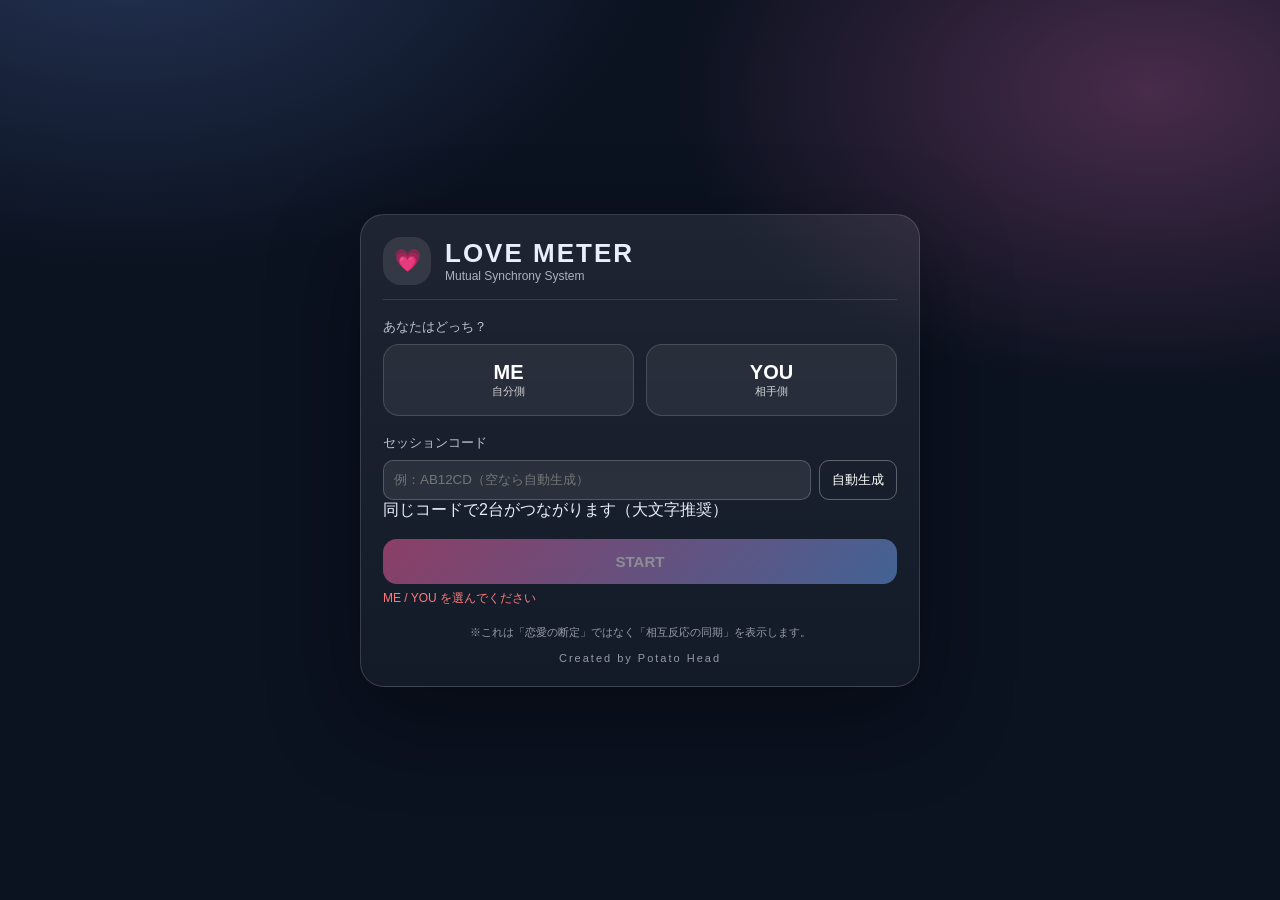
<file: index.html>
<!doctype html>
<html lang="ja">
<head>
  <meta charset="utf-8" />
  <meta name="viewport" content="width=device-width,initial-scale=1" />
  <title>LOVE METER</title>
  <meta name="theme-color" content="#0b1220" />
  <link rel="stylesheet" href="style.css" />
</head>

<body class="theme-quiet">
  <div id="titleOverlay" class="titleOverlay" aria-hidden="false">
    <div class="titleCard">
      <div class="brand">
        <div class="brandMark">💗</div>
        <div>
          <div class="brandTitle">LOVE METER</div>
          <div class="brandSub">Mutual Synchrony System</div>
        </div>
      </div>

      <div class="titleSection">
        <div class="titleLabel">あなたはどっち？</div>
        <div class="rolePick">
          <button id="pickMe" class="rolePickBtn" type="button">
            <span class="roleBig">ME</span><span class="roleSmall">自分側</span>
          </button>
          <button id="pickYou" class="rolePickBtn" type="button">
            <span class="roleBig">YOU</span><span class="roleSmall">相手側</span>
          </button>
        </div>
      </div>

      <div class="titleSection">
        <div class="titleLabel">セッションコード</div>
        <div class="codeRow">
          <input id="codeInput" class="codeInput" placeholder="例：AB12CD（空なら自動生成）" />
          <button id="genCode" class="ghostBtn" type="button">自動生成</button>
        </div>
        <div class="tinyHint">同じコードで2台がつながります（大文字推奨）</div>
      </div>

      <div class="titleSection">
        <button id="enterBtn" class="enterBtn" type="button" disabled>START</button>
        <div id="titleWarn" class="titleWarn"></div>
      </div>

      <div class="titleFoot">
        ※これは「恋愛の断定」ではなく「相互反応の同期」を表示します。
      </div>

      <div class="createdBy">Created by Potato Head</div>
    </div>
  </div>

  <div id="appRoot" class="hidden">
    <header class="wrap header">
      <div>
        <h1 class="title">LOVE METER</h1>
        <p class="sub">
          LOVE = 0.6×SYNC + 0.3×VAR + 0.1×CHEEK
        </p>
        <p class="sub">
          SYNC：心拍変化の一致 ／ VAR：心拍の変動量 ／ CHEEK：頬の同時反応
        </p>
        <p class="sub">
          セッション：<b id="sessionCodeView">-</b> ／ あなたのrole：<b id="roleView">-</b>
        </p>
      </div>
    </header>

    <main class="wrap">
      <section class="hud card">
        <div class="hudTop">
          <div class="hudLeft">
            <div class="label">LOVE METER</div>
            <div class="scoreRow">
              <span id="mutualScore" class="score">0</span>
              <span class="scoreUnit">/ 100</span>
            </div>

            <div class="rankRow">
              <span id="rankName" class="rankName">Quiet</span>
              <span id="rankTag" class="rankTag">—</span>
            </div>

            <div class="meter meterXL" aria-label="LOVE METER meter">
              <div id="mutualBar" class="meterFill"></div>
            </div>

            <div id="syncHint" class="syncHint">— Not started</div>

            <div class="breakdown">
              <div class="bdItem">
                <div class="bdTop"><span class="bdLabel">SYNC（心拍の同期）</span><span id="syncScore" class="bdScore">0</span></div>
                <div class="meter meterSm"><div id="syncBar" class="meterFill"></div></div>
              </div>

              <div class="bdItem">
                <div class="bdTop"><span class="bdLabel">VAR（心拍の変動量）</span><span id="varScore" class="bdScore">0</span></div>
                <div class="meter meterSm"><div id="varBar" class="meterFill"></div></div>
                <div class="bdNote">※二人の心拍の動きの大きさを表す補助指標</div>
              </div>

              <div class="bdItem">
                <div class="bdTop"><span class="bdLabel">CHEEK（同時に上がった）</span><span id="cheekScore" class="bdScore">0</span></div>
                <div class="meter meterSm"><div id="cheekBar" class="meterFill"></div></div>
                <div class="bdNote">※「二人とも上がった」の割合（補助指標）</div>
              </div>
            </div>
          </div>

          <div class="hudRight">
            <div class="miniCard">
              <div class="miniTitle">状況</div>
              <div class="seg">
                <button id="segRest" class="segBtn isActive" type="button">安静</button>
                <button id="segTalk" class="segBtn" type="button">会話</button>
                <button id="segSilent" class="segBtn" type="button">無言</button>
              </div>
              <div class="hint">現在: <b id="sessionNow">安静</b></div>
            </div>

            <div class="miniCard">
              <div class="miniTitle">頬（あなた）</div>
              <div class="seg">
                <button id="cheekUpBtn" class="segBtn" type="button">上がった</button>
                <button id="cheekSameBtn" class="segBtn isActive" type="button">変わらない</button>
                <button id="cheekDownBtn" class="segBtn" type="button">下がった</button>
              </div>
              <div class="hint">現在: <b id="cheekNow">変わらない</b></div>
            </div>

            <div class="miniCard">
              <div class="miniTitle">計測</div>
              <div class="btnRow">
                <button id="connectHRBtn" type="button">心拍計に接続</button>
                <button id="startBtn" type="button">計測スタート</button>
                <button id="stopBtn" class="ghost" type="button">停止</button>
                <button id="sendBtn" class="ghost" type="button">今の値を送信</button>
                <button id="resetBtn" class="danger" type="button">リセット</button>
              </div>
              <div class="hint">
                心拍計: <span id="hrStatus">未接続</span><br>
                状態: <span id="status">停止中</span> ／ 次まで: <span id="nextIn">-</span><br>
                同期: <span id="syncState">未接続</span>
              </div>
            </div>
          </div>
        </div>

        <p class="loveText">
          <span id="loveKaomoji" class="kaomoji">（・_・）</span>
          <span id="loveComment" class="commentText">まだ計測が始まっていません</span>
        </p>

        <p class="note">
          ※「好感度を断定」ではありません。二人の反応の相互性・変動を推定表示します。
        </p>
      </section>

      <section class="grid">
        <div class="card">
          <h2>あなたの心拍 (bpm)</h2>
          <input id="hrMine" type="number" inputmode="numeric" placeholder="例: 78" />
          <p class="hint">あなたの送信数: <span id="countMine">0</span>　最後: <span id="lastMine">-</span></p>
        </div>

        <div class="card">
          <h2>相手の最新</h2>
          <p class="hint">相手の送信数: <span id="countOther">0</span></p>
          <p class="hint">相手の最後: <span id="lastOther">-</span></p>
          <p class="hint">相手の頬: <span id="lastOtherCheek">-</span></p>
          <p class="hint">相手の状況: <span id="lastOtherSession">-</span></p>
        </div>
      </section>

      <section class="card">
        <h2>記録（最新10件）</h2>
        <div class="logGrid">
          <div>
            <h3>me側</h3>
            <ol id="logMe" class="log"></ol>
          </div>
          <div>
            <h3>you側</h3>
            <ol id="logYou" class="log"></ol>
          </div>
        </div>
      </section>
    </main>
  </div>

  <div id="heartBurstLayer"></div>

  <script>
    const overlay = document.getElementById("titleOverlay");
    const appRoot = document.getElementById("appRoot");

    const pickMe = document.getElementById("pickMe");
    const pickYou = document.getElementById("pickYou");
    const codeInput = document.getElementById("codeInput");
    const genCode = document.getElementById("genCode");
    const enterBtn = document.getElementById("enterBtn");
    const warn = document.getElementById("titleWarn");

    let role = localStorage.getItem("lm_role") || "";
    let code = localStorage.getItem("lm_code") || "";

    function randomCode(len = 6){
      const chars = "ABCDEFGHJKLMNPQRSTUVWXYZ23456789";
      let s = "";
      for(let i = 0; i < len; i++) s += chars[Math.floor(Math.random() * chars.length)];
      return s;
    }

    function refresh(){
      pickMe.classList.toggle("isActive", role === "me");
      pickYou.classList.toggle("isActive", role === "you");
      if(code && !codeInput.value) codeInput.value = code;

      const hasRole = (role === "me" || role === "you");
      enterBtn.disabled = !hasRole;
      warn.textContent = hasRole ? "" : "ME / YOU を選んでください";
    }

    pickMe.onclick = () => { role = "me"; refresh(); };
    pickYou.onclick = () => { role = "you"; refresh(); };

    genCode.onclick = () => {
      codeInput.value = randomCode();
      refresh();
    };

    enterBtn.onclick = () => {
      const hasRole = (role === "me" || role === "you");
      if(!hasRole){
        warn.textContent = "ME / YOU を選んでください";
        return;
      }

      code = (codeInput.value.trim().toUpperCase() || randomCode());
      localStorage.setItem("lm_role", role);
      localStorage.setItem("lm_code", code);

      startApp();
    };

    function startApp(){
      document.getElementById("sessionCodeView").textContent = localStorage.getItem("lm_code") || "-";
      document.getElementById("roleView").textContent = localStorage.getItem("lm_role") || "-";

      overlay.classList.add("hidden");
      overlay.setAttribute("aria-hidden", "true");
      appRoot.classList.remove("hidden");

      const s = document.createElement("script");
      s.type = "module";
      s.src = "app.js";
      s.onerror = () => alert("app.js が読み込めません。ファイル名が app.js になっているか確認してね。");
      document.body.appendChild(s);
    }

    refresh();
  </script>
</body>
</html>
</file>
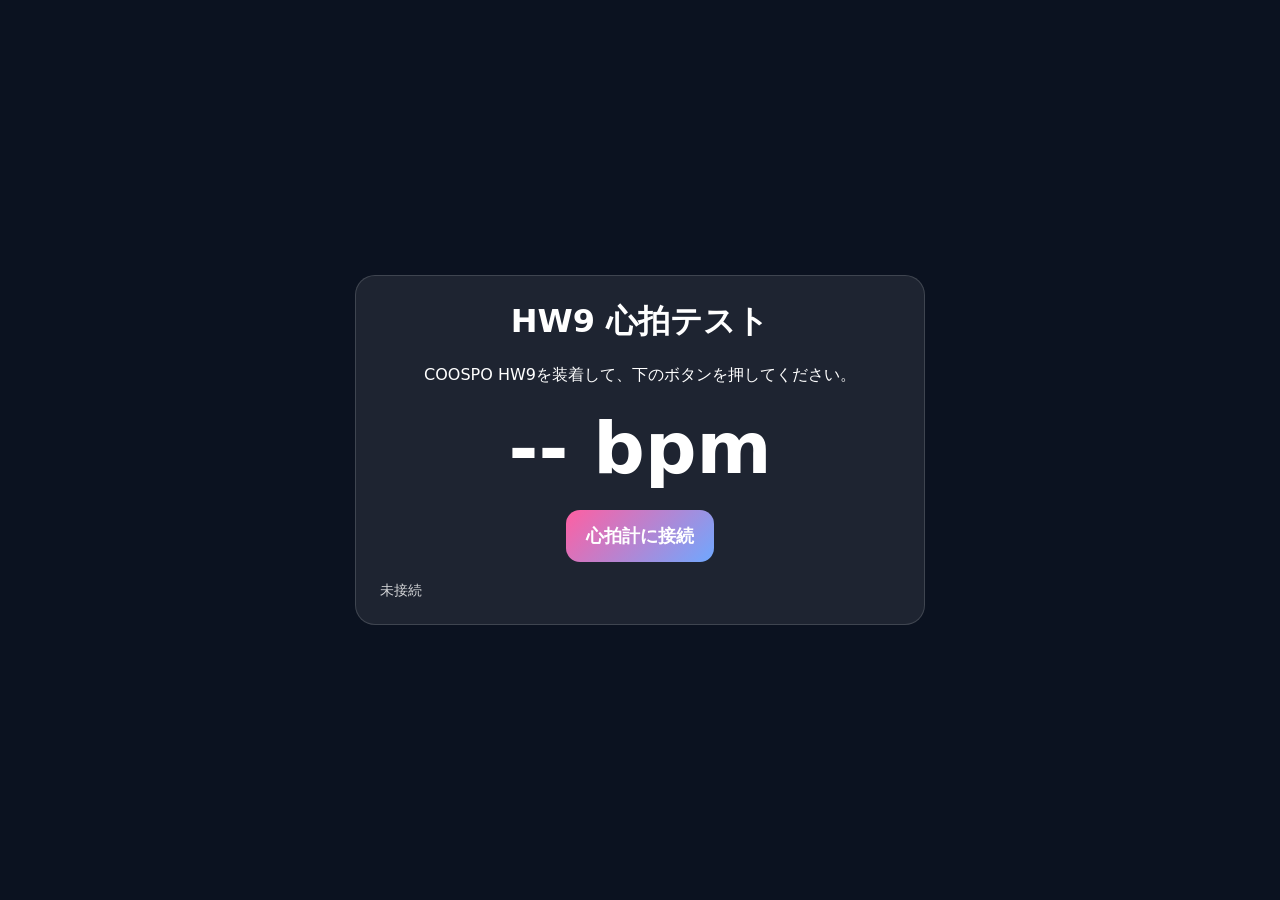
<file: hr-test.html>
<!doctype html>
<html lang="ja">
<head>
  <meta charset="utf-8">
  <meta name="viewport" content="width=device-width,initial-scale=1">
  <title>HW9 Heart Rate Test</title>
  <style>
    body{
      margin:0;
      font-family:system-ui,"Noto Sans JP",sans-serif;
      background:#0b1220;
      color:white;
      display:grid;
      place-items:center;
      min-height:100vh;
    }
    .card{
      width:min(520px,92%);
      background:rgba(255,255,255,.08);
      border:1px solid rgba(255,255,255,.15);
      border-radius:20px;
      padding:24px;
      text-align:center;
    }
    h1{margin-top:0}
    .hr{
      font-size:72px;
      font-weight:900;
      margin:20px 0;
    }
    button{
      font-size:18px;
      font-weight:700;
      padding:14px 20px;
      border-radius:14px;
      border:0;
      background:linear-gradient(135deg,#ff5fa2,#6fa8ff);
      color:white;
      cursor:pointer;
    }
    .log{
      margin-top:20px;
      font-size:14px;
      opacity:.8;
      white-space:pre-wrap;
      text-align:left;
    }
  </style>
</head>
<body>
  <div class="card">
    <h1>HW9 心拍テスト</h1>
    <p>COOSPO HW9を装着して、下のボタンを押してください。</p>

    <div class="hr"><span id="hr">--</span> bpm</div>

    <button id="connectBtn">心拍計に接続</button>

    <div id="log" class="log">未接続</div>
  </div>

  <script>
    const hrEl = document.getElementById("hr");
    const logEl = document.getElementById("log");
    const btn = document.getElementById("connectBtn");

    function log(msg){
      logEl.textContent = msg;
      console.log(msg);
    }

    function parseHeartRate(value){
      const flags = value.getUint8(0);
      const is16Bit = flags & 0x01;

      if(is16Bit){
        return value.getUint16(1, true);
      }else{
        return value.getUint8(1);
      }
    }

    btn.addEventListener("click", async ()=>{
      try{
        if(!navigator.bluetooth){
          log("このブラウザはWeb Bluetoothに対応していません。Chrome / Edgeで試してください。");
          return;
        }

        log("心拍計を検索中...");

        const device = await navigator.bluetooth.requestDevice({
          filters: [
            { services: ["heart_rate"] }
          ],
          optionalServices: ["heart_rate"]
        });

        log("接続中: " + device.name);

        const server = await device.gatt.connect();
        const service = await server.getPrimaryService("heart_rate");
        const characteristic = await service.getCharacteristic("heart_rate_measurement");

        await characteristic.startNotifications();

        characteristic.addEventListener("characteristicvaluechanged", (event)=>{
          const heartRate = parseHeartRate(event.target.value);
          hrEl.textContent = heartRate;
          log("受信中: " + heartRate + " bpm\n端末名: " + (device.name || "名称なし"));
        });

        log("接続成功。心拍数を待っています...");

        device.addEventListener("gattserverdisconnected", ()=>{
          log("接続が切れました。もう一度接続してください。");
          hrEl.textContent = "--";
        });

      }catch(err){
        log("エラー:\n" + err.message);
      }
    });
  </script>
</body>
</html>
</file>
<file: style.css>
/* ===== Base ===== */
*{
  box-sizing:border-box;
}

body{
  margin:0;
  font-family:-apple-system,BlinkMacSystemFont,"Segoe UI",Roboto,"Noto Sans JP",sans-serif;
  background:#0b1220;
  color:#e9eefc;
  -webkit-font-smoothing:antialiased;
}

.hidden{
  display:none !important;
}

.wrap{
  width:min(1000px,92%);
  margin:0 auto;
}

h1,h2,h3{
  margin:0 0 8px;
  font-weight:700;
}

.sub{
  font-size:13px;
  opacity:.7;
  margin:4px 0;
}

.note{
  font-size:12px;
  opacity:.6;
}

/* ===== Title Overlay ===== */
.titleOverlay{
  position:fixed;
  inset:0;
  display:grid;
  place-items:center;
  padding:20px;
  background:
    radial-gradient(900px 600px at 10% -10%, rgba(120,160,255,.25), transparent 60%),
    radial-gradient(800px 500px at 90% 10%, rgba(255,120,200,.25), transparent 60%),
    #0b1220;
  backdrop-filter:blur(12px);
  z-index:50;
}

.titleCard{
  width:min(560px,100%);
  border-radius:24px;
  padding:22px;
  background:linear-gradient(180deg,rgba(255,255,255,.08),rgba(255,255,255,.04));
  border:1px solid rgba(255,255,255,.15);
  box-shadow:0 30px 90px rgba(0,0,0,.4);
}

.brand{
  display:flex;
  gap:14px;
  align-items:center;
  padding-bottom:14px;
  border-bottom:1px solid rgba(255,255,255,.12);
  margin-bottom:18px;
}

.brandMark{
  width:48px;
  height:48px;
  border-radius:18px;
  display:grid;
  place-items:center;
  background:rgba(255,255,255,.1);
  font-size:22px;
}

.brandTitle{
  font-size:26px;
  font-weight:900;
  letter-spacing:2px;
}

.brandSub{
  font-size:12px;
  opacity:.7;
}

.titleSection{
  margin-bottom:18px;
}

.titleLabel{
  font-size:13px;
  opacity:.8;
  margin-bottom:8px;
}

.rolePick{
  display:flex;
  gap:12px;
}

.rolePickBtn{
  flex:1;
  border-radius:16px;
  border:1px solid rgba(255,255,255,.15);
  background:rgba(255,255,255,.06);
  padding:16px 10px;
  cursor:pointer;
  transition:.2s;
}

.rolePickBtn:hover{
  background:rgba(255,255,255,.12);
}

.rolePickBtn.isActive{
  background:linear-gradient(135deg,#ff5fa2,#6fa8ff);
  border:none;
}

.roleBig{
  display:block;
  font-size:20px;
  font-weight:800;
}

.roleSmall{
  display:block;
  font-size:11px;
  opacity:.8;
}

.codeRow{
  display:flex;
  gap:8px;
}

.codeInput{
  flex:1;
  padding:10px;
  border-radius:10px;
  border:1px solid rgba(255,255,255,.2);
  background:rgba(255,255,255,.08);
  color:#fff;
}

.ghostBtn{
  padding:10px 12px;
  border-radius:10px;
  border:1px solid rgba(255,255,255,.3);
  background:transparent;
  color:#fff;
  cursor:pointer;
}

.enterBtn{
  width:100%;
  padding:14px;
  border-radius:14px;
  border:none;
  font-weight:800;
  font-size:15px;
  background:linear-gradient(135deg,#ff5fa2,#6fa8ff);
  color:#fff;
  cursor:pointer;
  transition:.2s;
}

.enterBtn:disabled{
  opacity:.5;
  cursor:not-allowed;
}

.titleWarn{
  font-size:12px;
  color:#ff7a7a;
  margin-top:6px;
}

.titleFoot{
  font-size:11px;
  opacity:.6;
  margin-top:10px;
  text-align:center;
}

.createdBy{
  margin-top:12px;
  text-align:center;
  font-size:11px;
  letter-spacing:2px;
  opacity:.6;
}

/* ===== Card ===== */
.card{
  background:rgba(255,255,255,.05);
  border:1px solid rgba(255,255,255,.1);
  border-radius:16px;
  padding:18px;
  margin-bottom:20px;
}

.grid{
  display:grid;
  grid-template-columns:1fr 1fr;
  gap:20px;
}

@media(max-width:800px){
  .grid{
    grid-template-columns:1fr;
  }
}

/* ===== Meter ===== */
.meter{
  width:100%;
  height:10px;
  border-radius:8px;
  background:rgba(255,255,255,.08);
  overflow:hidden;
  margin-top:6px;
}

.meterXL{
  height:16px;
}

.meterSm{
  height:6px;
}

.meterFill{
  height:100%;
  width:0%;
  background:linear-gradient(90deg,#ff5fa2,#6fa8ff);
  transition:width .18s linear;
  box-shadow:0 0 18px rgba(255,95,162,.18);
}

/* ===== Score / Rank ===== */
.score{
  font-size:42px;
  font-weight:900;
  letter-spacing:.02em;
  text-shadow:0 0 16px rgba(255,95,162,.15);
}

.rankRow{
  margin-top:6px;
  font-size:14px;
  opacity:.8;
}

.loveText{
  margin-top:16px;
  text-align:center;
}

.kaomoji{
  font-size:32px;
  display:block;
}

.commentText{
  font-size:18px;
  margin-top:6px;
  font-weight:700;
}

/* ===== Buttons ===== */
button{
  font-family:inherit;
}

.btnRow{
  display:flex;
  flex-wrap:wrap;
  gap:8px;
}

button{
  padding:8px 12px;
  border-radius:8px;
  border:1px solid rgba(255,255,255,.2);
  background:rgba(255,255,255,.08);
  color:#fff;
  cursor:pointer;
  transition:.2s;
}

button:hover{
  background:rgba(255,255,255,.15);
}

button.ghost{
  background:transparent;
}

button.danger{
  border:1px solid #ff6b6b;
  color:#ff6b6b;
}

.seg{
  display:flex;
  gap:6px;
}

.segBtn.isActive{
  background:linear-gradient(135deg,#ff5fa2,#6fa8ff);
  border:none;
}

/* ===== Log ===== */
.log{
  font-size:12px;
  padding-left:18px;
  margin:6px 0 0;
}

.hint{
  font-size:12px;
  opacity:.7;
}

/* ===== Heart Burst ===== */
#heartBurstLayer{
  position:fixed;
  inset:0;
  pointer-events:none;
  overflow:hidden;
  z-index:999;
}

.heartBurst{
  position:absolute;
  bottom:24%;
  left:50%;
  opacity:0;
  transform:translateX(-50%);
  animation-name:heartFloatUp;
  animation-timing-function:ease-out;
  animation-fill-mode:forwards;
  filter:drop-shadow(0 0 12px rgba(255,95,162,.42));
  will-change:transform, opacity;
}

.sparkBurst{
  filter:drop-shadow(0 0 14px rgba(255,220,120,.45));
}

@keyframes heartFloatUp{
  0%{
    opacity:0;
    transform:translate(-50%, 22px) scale(.55) rotate(0deg);
  }
  12%{
    opacity:1;
    transform:translate(calc(-50% + (var(--driftX) * .15)), 0px) scale(calc(var(--burstScale) * .82)) rotate(calc(var(--burstRotate) * .35));
  }
  55%{
    opacity:1;
    transform:translate(calc(-50% + (var(--driftX) * .7)), calc(var(--riseY) * -0.55)) scale(var(--burstScale)) rotate(calc(var(--burstRotate) * .8));
  }
  100%{
    opacity:0;
    transform:translate(calc(-50% + var(--driftX)), calc(var(--riseY) * -1)) scale(calc(var(--burstScale) * 1.18)) rotate(var(--burstRotate));
  }
}
</file>
